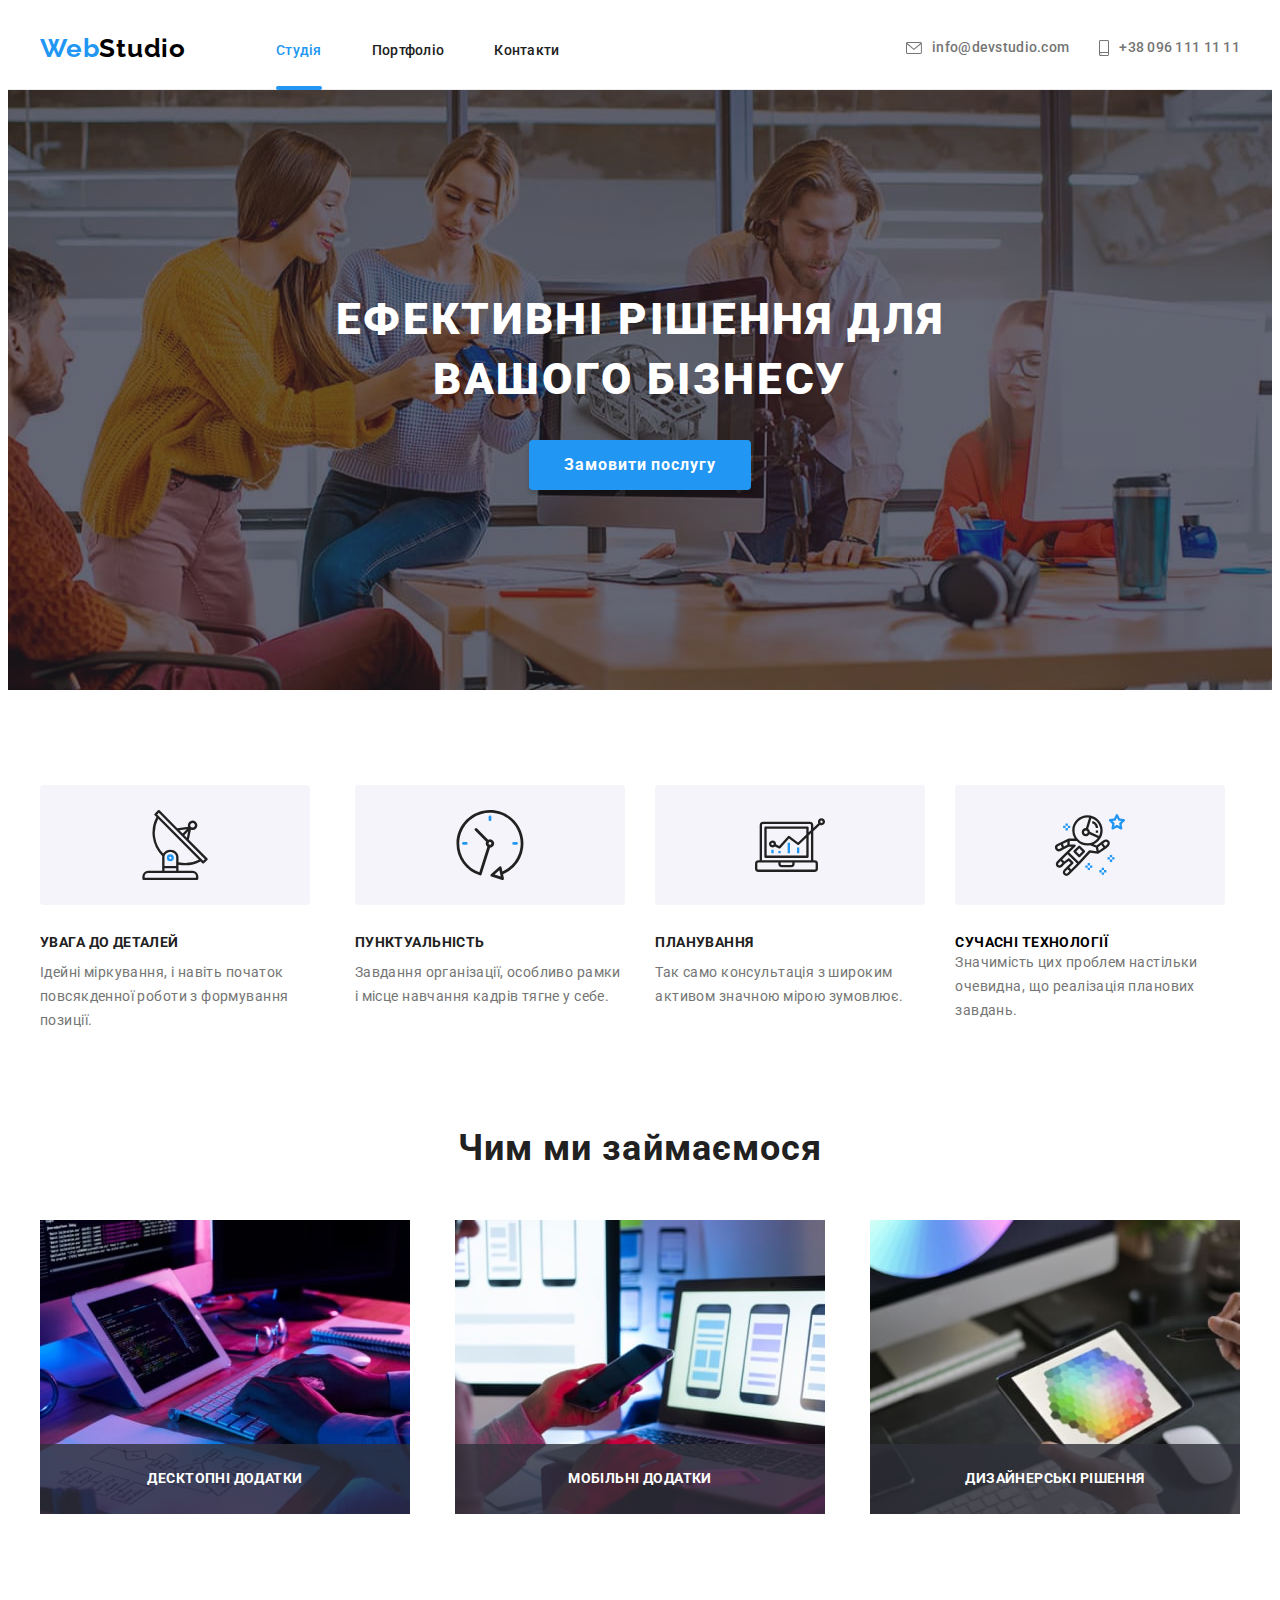
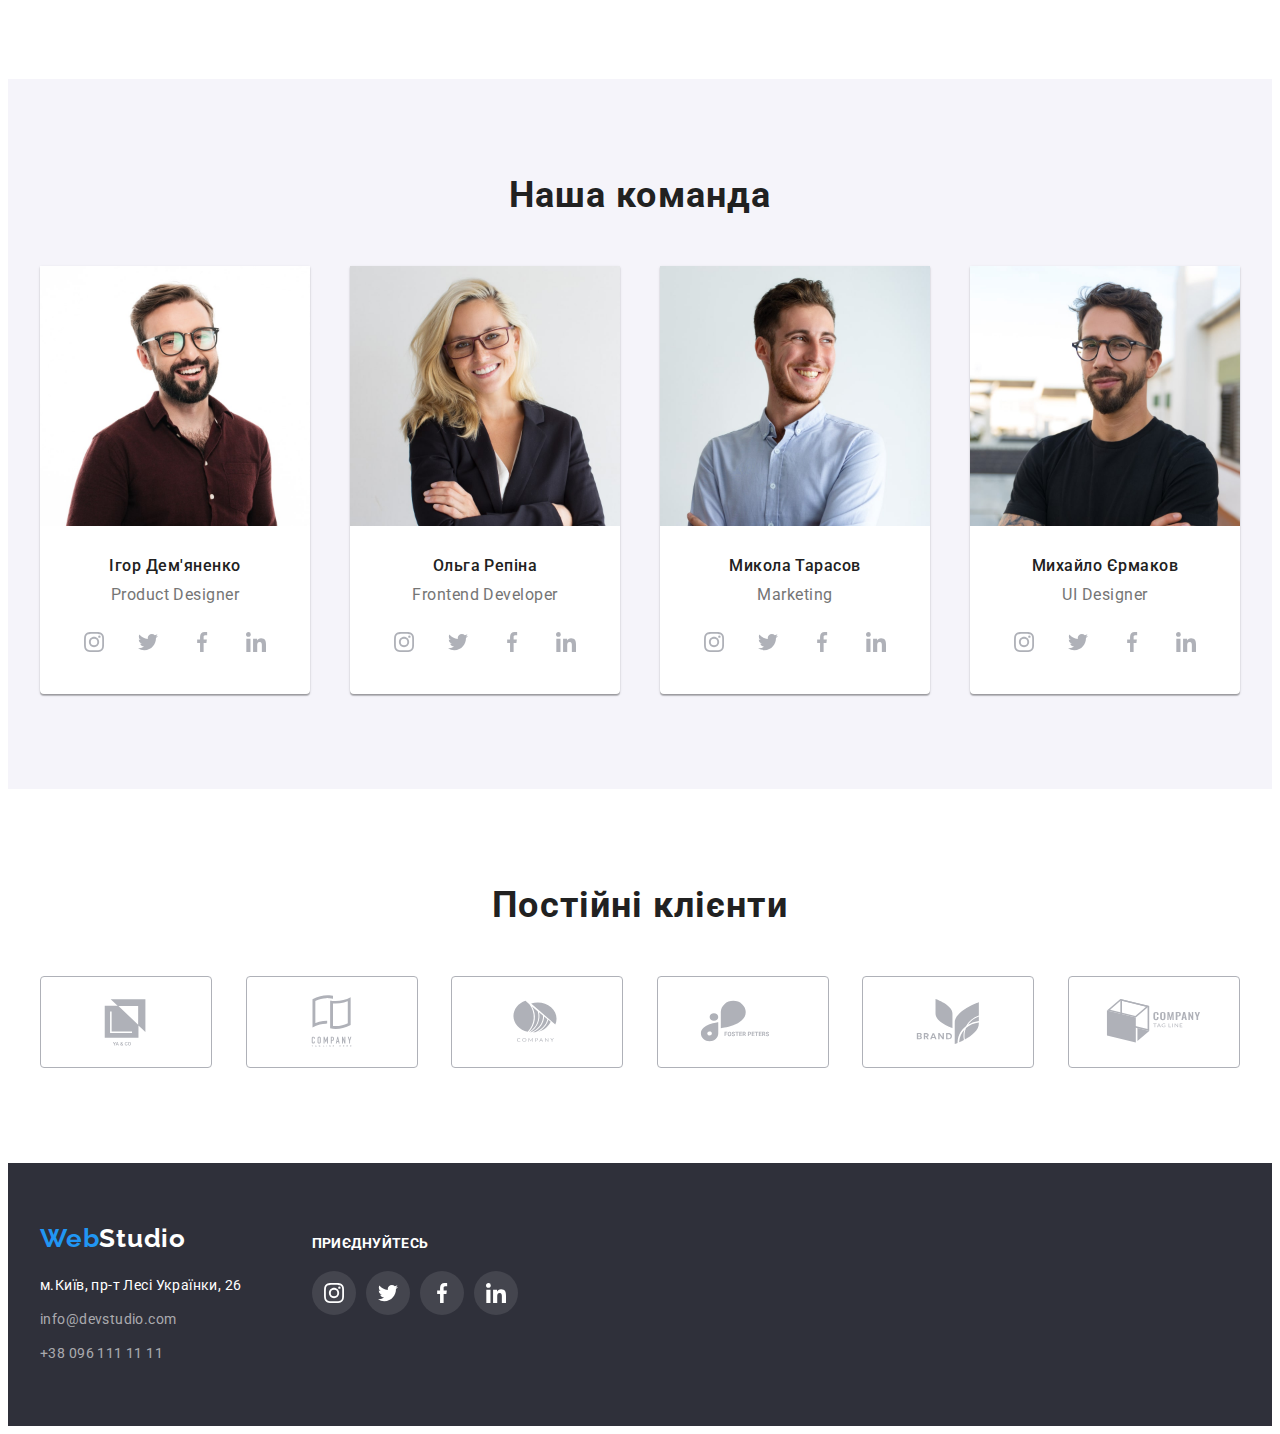
<file: index.html>
<!DOCTYPE html>
<html lang="uk">
  <head>
    <meta charset="UTF-8" />
    <meta http-equiv="X-UA-Compatible" content="IE=edge" />
    <meta name="viewport" content="width=device-width, initial-scale=1.0" />
    <title>WebStudio</title>
    <link rel="preconnect" href="https://fonts.googleapis.com" />
    <link rel="preconnect" href="https://fonts.gstatic.com" crossorigin />
    <link
      href="https://fonts.googleapis.com/css2?family=Raleway:wght@700&family=Roboto:wght@400;500;700;900&display=swap"
      rel="stylesheet"
    />
    <link
      rel="stylesheet"
      href="https://cdnjs.cloudflare.com/ajax/libs/modern-normalize/1.1.0/modern-normalize.min.css"
      integrity="sha512-wpPYUAdjBVSE4KJnH1VR1HeZfpl1ub8YT/NKx4PuQ5NmX2tKuGu6U/JRp5y+Y8XG2tV+wKQpNHVUX03MfMFn9Q=="
      crossorigin="anonymous"
      referrerpolicy="no-referrer"
    />
    <link rel="stylesheet" href="css/styles.css" />
  </head>
  <body>
    <header class="header">
      <div class="container header-main-container">
        <nav class="header-container">
          <a class="logo link" href="./index.html"
            >Web<span class="logo-studio-header">Studio</span></a
          >
          <ul class="list conteiner-site-nav">
            <li class="site-nav-effect">
              <a class="link site-nav site-nav-effect-text" href="./index.html"
                >Студія</a
              >
            </li>
            <li>
              <a class="link site-nav" href="./portfolio.html">Портфоліо</a>
            </li>
            <li><a class="link site-nav" href="">Контакти</a></li>
          </ul>
        </nav>
        <ul class="list container-contact-header">
          <li>
            <a
              class="link contacts-header header-conteiner-icon"
              href="mailto:info@devstudio.com"
            >
              <svg class="icon-header-envelope" width="16px" height="12px">
                <use href="./images/logo.svg#icon-envelope"></use></svg
              >info@devstudio.com</a
            >
          </li>
          <li class="header-conteiner-icon">
            <a
              class="link contacts-header header-conteiner-icon"
              href="tel:+380961111111"
            >
              <svg class="icon-header-phone" width="10px" height="16px">
                <use href="./images/logo.svg#icon-smartphone"></use></svg
              >+38 096 111 11 11</a
            >
          </li>
        </ul>
      </div>
    </header>
    <main>
      <section class="hero">
        <div class="container">
          <h1 class="hero-title">Ефективні рішення для вашого бізнесу</h1>
          <button
            class="button button-color-main"
            type="button"
            data-modal-open
          >
            Замовити послугу
          </button>
        </div>
      </section>
      <section class="about-us-text">
        <div class="container">
          <ul class="list about">
            <li>
              <div class="about-icon">
                <svg width="70px" height="70px">
                  <use href="./images/logo.svg#icon-antenna"></use>
                </svg>
              </div>
              <h3 class="text-title text-black">Увага до деталей</h3>
              <p class="text">
                Ідейні міркування, і навіть початок повсякденної роботи з
                формування позиції.
              </p>
            </li>
            <li>
              <div class="about-icon">
                <svg width="70px" height="70px">
                  <use href="./images/logo.svg#icon-clock"></use>
                </svg>
              </div>
              <h3 class="text-title text-black">Пунктуальність</h3>
              <p class="text">
                Завдання організації, особливо рамки і місце навчання кадрів
                тягне у себе.
              </p>
            </li>
            <li>
              <div class="about-icon">
                <svg width="70px" height="70px">
                  <use href="./images/logo.svg#icon-diagram"></use>
                </svg>
              </div>
              <h3 class="text-title text-black">Планування</h3>
              <p class="text">
                Так само консультація з широким активом значною мірою зумовлює.
              </p>
            </li>
            <li>
              <div class="about-icon">
                <svg width="70px" height="70px">
                  <use href="./images/logo.svg#icon-astronaut"></use>
                </svg>
              </div>
              <h3 class="text-title">Сучасні технології</h3>
              <p class="text">
                Значимість цих проблем настільки очевидна, що реалізація
                планових завдань.
              </p>
            </li>
          </ul>
        </div>
      </section>
      <section class="about-us-img">
        <div class="container">
          <h2 class="pre-title">Чим ми займаємося</h2>
          <ul class="list about about-container">
            <li>
              <img
                src="./images/in_work1.jpg"
                alt="Ми працюємо"
                width="370"
                height="295"
              />
              <div class="text-title-box">
                <p class="text-title text-white">Десктопні додатки</p>
              </div>
            </li>
            <li>
              <img
                src="./images/in_work2.jpg"
                alt="Ми працюємо"
                width="370"
                height="295"
              />
              <div class="text-title-box">
                <p class="text-title text-white">Мобільні додатки</p>
              </div>
            </li>
            <li>
              <img
                src="./images/in_work3.jpg"
                alt="Ми працюємо"
                width="370"
                height="295"
              />
              <div class="text-title-box">
                <p class="text-title text-white">Дизайнерські рішення</p>
              </div>
            </li>
          </ul>
        </div>
      </section>
      <section class="team">
        <div class="container">
          <h2 class="pre-title">Наша команда</h2>
          <ul class="list about">
            <li class="team-container">
              <img
                src="./images/person1.jpg"
                alt="Ігор Дем'яненко"
                width="270"
                height="260"
              />
              <h3 class="name">Ігор Дем'яненко</h3>
              <p class="job-title">Product Designer</p>
              <ul class="list icon-conteiner">
                <li>
                  <a class="link icon-soc icon-team" href="">
                    <svg width="20px" height="20px">
                      <use href="./images/logo.svg#icon-instagram"></use>
                    </svg>
                  </a>
                </li>
                <li>
                  <a class="link icon-soc icon-team" href="">
                    <svg width="20px" height="20px">
                      <use href="./images/logo.svg#icon-twitter"></use>
                    </svg>
                  </a>
                </li>
                <li>
                  <a class="link icon-soc icon-team" href="">
                    <svg width="20px" height="20px">
                      <use href="./images/logo.svg#icon-facebook"></use>
                    </svg>
                  </a>
                </li>
                <li>
                  <a class="link icon-soc icon-team" href="">
                    <svg width="20px" height="20px">
                      <use href="./images/logo.svg#icon-linkedin"></use>
                    </svg>
                  </a>
                </li>
              </ul>
            </li>
            <li class="team-container">
              <img
                src="./images/person2.jpg"
                alt="Ольга Репіна"
                width="270"
                height="260"
              />
              <h3 class="name">Ольга Репіна</h3>
              <p class="job-title">Frontend Developer</p>
              <ul class="list icon-conteiner">
                <li>
                  <a class="link icon-soc icon-team" href="">
                    <svg width="20px" height="20px">
                      <use href="./images/logo.svg#icon-instagram"></use>
                    </svg>
                  </a>
                </li>
                <li>
                  <a class="link icon-soc icon-team" href="">
                    <svg width="20px" height="20px">
                      <use href="./images/logo.svg#icon-twitter"></use>
                    </svg>
                  </a>
                </li>
                <li>
                  <a class="link icon-soc icon-team" href="">
                    <svg width="20px" height="20px">
                      <use href="./images/logo.svg#icon-facebook"></use>
                    </svg>
                  </a>
                </li>
                <li>
                  <a class="link icon-soc icon-team" href="">
                    <svg width="20px" height="20px">
                      <use href="./images/logo.svg#icon-linkedin"></use>
                    </svg>
                  </a>
                </li>
              </ul>
            </li>
            <li class="team-container">
              <img
                src="./images/person3.jpg"
                alt="Микола Тарасов"
                width="270"
                height="260"
              />
              <h3 class="name">Микола Тарасов</h3>
              <p class="job-title">Marketing</p>
              <ul class="list icon-conteiner">
                <li>
                  <a class="link icon-soc icon-team" href="">
                    <svg width="20px" height="20px">
                      <use href="./images/logo.svg#icon-instagram"></use>
                    </svg>
                  </a>
                </li>
                <li>
                  <a class="link icon-soc icon-team" href="">
                    <svg width="20px" height="20px">
                      <use href="./images/logo.svg#icon-twitter"></use>
                    </svg>
                  </a>
                </li>
                <li>
                  <a class="link icon-soc icon-team" href="">
                    <svg width="20px" height="20px">
                      <use href="./images/logo.svg#icon-facebook"></use>
                    </svg>
                  </a>
                </li>
                <li>
                  <a class="link icon-soc icon-team" href="">
                    <svg width="20px" height="20px">
                      <use href="./images/logo.svg#icon-linkedin"></use>
                    </svg>
                  </a>
                </li>
              </ul>
            </li>
            <li class="team-container">
              <img
                src="./images/person4.jpg"
                alt="Михайло Єрмаков"
                width="270"
                height="260"
              />
              <h3 class="name">Михайло Єрмаков</h3>
              <p class="job-title">UI Designer</p>
              <ul class="list icon-conteiner">
                <li>
                  <a class="link icon-soc icon-team" href="">
                    <svg width="20px" height="20px">
                      <use href="./images/logo.svg#icon-instagram"></use>
                    </svg>
                  </a>
                </li>
                <li>
                  <a class="link icon-soc icon-team" href="">
                    <svg width="20px" height="20px">
                      <use href="./images/logo.svg#icon-twitter"></use>
                    </svg>
                  </a>
                </li>
                <li>
                  <a class="link icon-soc icon-team" href="">
                    <svg width="20px" height="20px">
                      <use href="./images/logo.svg#icon-facebook"></use>
                    </svg>
                  </a>
                </li>
                <li>
                  <a class="link icon-soc icon-team" href="">
                    <svg width="20px" height="20px">
                      <use href="./images/logo.svg#icon-linkedin"></use>
                    </svg>
                  </a>
                </li>
              </ul>
            </li>
          </ul>
        </div>
      </section>
      <section class="clients-container">
        <div class="container">
          <h3 class="pre-title">Постійні клієнти</h3>
          <ul class="list about">
            <li>
              <a class="clients-item link clients-logo" href="">
                <svg width="106px" height="60px">
                  <use href="./images/logo.svg#icon-Logo1"></use></svg
              ></a>
            </li>
            <li>
              <a class="clients-item link clients-logo" href="">
                <svg width="106px" height="60px">
                  <use href="./images/logo.svg#icon-Logo2"></use></svg
              ></a>
            </li>
            <li>
              <a class="clients-item link clients-logo" href="">
                <svg width="106px" height="60px">
                  <use href="./images/logo.svg#icon-Logo3"></use></svg
              ></a>
            </li>
            <li>
              <a class="clients-item link clients-logo" href="">
                <svg width="106px" height="60px">
                  <use href="./images/logo.svg#icon-Logo4"></use></svg
              ></a>
            </li>
            <li>
              <a class="clients-item link clients-logo" href="">
                <svg width="106px" height="60px">
                  <use href="./images/logo.svg#icon-Logo5"></use></svg
              ></a>
            </li>
            <li>
              <a class="clients-item link clients-logo" href="">
                <svg width="106px" height="60px">
                  <use href="./images/logo.svg#icon-Logo6"></use></svg
              ></a>
            </li>
          </ul>
        </div>
      </section>
    </main>
    <footer class="footer">
      <div class="container main-container-footer">
        <div>
          <a class="logo link container-logo-footer" href="./index.html"
            >Web<span class="logo-studio-footer">Studio</span></a
          >
          <address class="link">
            <ul class="list">
              <li class="container-footer-contacts">
                <a
                  class="address-footer link"
                  target="_blank"
                  rel="noopener noreferrer nofollow"
                  href="https://goo.gl/maps/Gvm3JpzEVhX5uXV29"
                  >м.Київ, пр-т Лесі Українки, 26</a
                >
              </li>
              <li class="container-footer-contacts">
                <a class="link contacts-footer" href="mailto:info@devstudio.com"
                  >info@devstudio.com</a
                >
              </li>
              <li class="container-footer-contacts">
                <a class="link contacts-footer" href="tel:+380961111111"
                  >+38 096 111 11 11</a
                >
              </li>
            </ul>
          </address>
        </div>
        <div>
          <h3 class="footer-title">Приєднуйтесь</h3>
          <ul class="list icon-conteiner">
            <li>
              <a class="link icon-soc icon-footer" href="">
                <svg width="20px" height="20px">
                  <use href="./images/logo.svg#icon-instagram"></use>
                </svg>
              </a>
            </li>
            <li>
              <a class="link icon-soc icon-footer" href="">
                <svg width="20px" height="20px">
                  <use href="./images/logo.svg#icon-twitter"></use>
                </svg>
              </a>
            </li>
            <li>
              <a class="link icon-soc icon-footer" href="">
                <svg width="20px" height="20px">
                  <use href="./images/logo.svg#icon-facebook"></use>
                </svg>
              </a>
            </li>
            <li>
              <a class="link icon-soc icon-footer" href="">
                <svg width="20px" height="20px">
                  <use href="./images/logo.svg#icon-linkedin"></use>
                </svg>
              </a>
            </li>
          </ul>
        </div>
      </div>
    </footer>
    <div class="backdrop is-hidden" data-modal>
      <div class="backdrop-modal">
        <button type="button" class="backdrop-button" data-modal-close>
          <svg width="11px" height="11px">
            <use href="./images/logo.svg#icon-Vector"></use>
          </svg>
        </button>
      </div>
    </div>
    <script src="./js/modal.js"></script>
  </body>
</html>
</file>
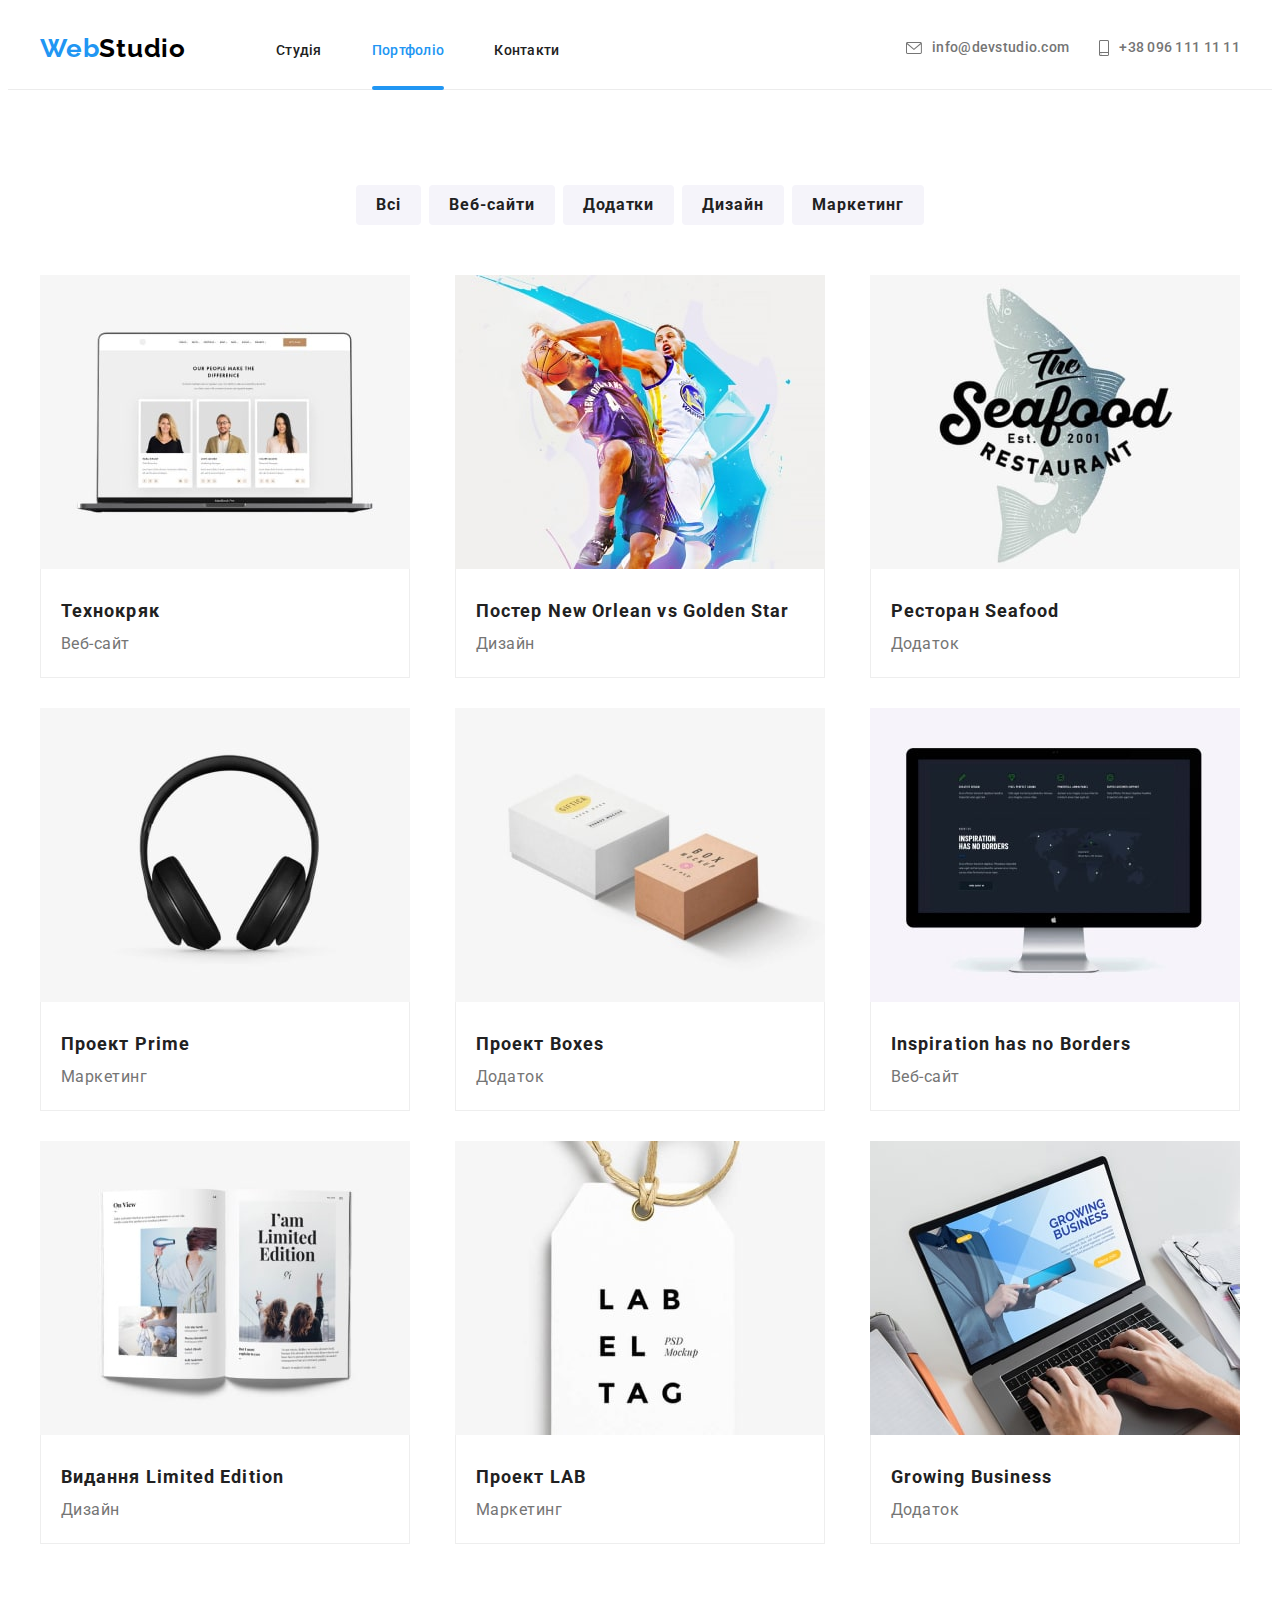
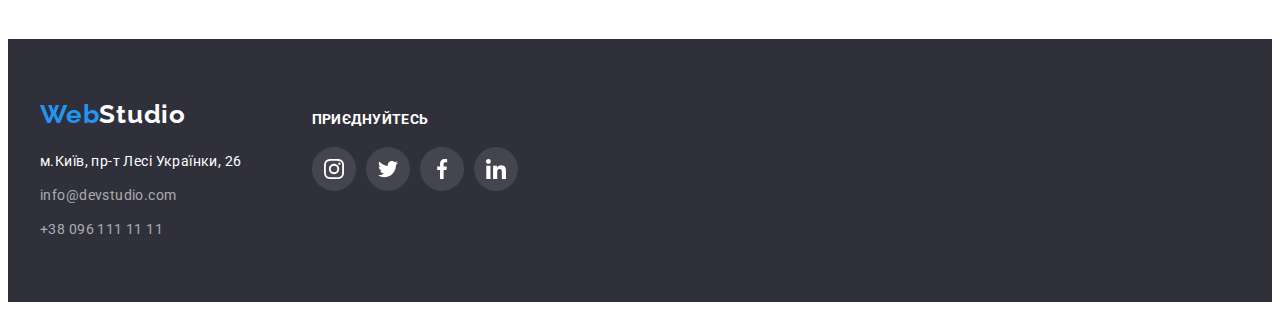
<file: portfolio.html>
<!DOCTYPE html>
<html lang="uk">
  <head>
    <meta charset="UTF-8" />
    <meta http-equiv="X-UA-Compatible" content="IE=edge" />
    <meta name="viewport" content="width=device-width, initial-scale=1.0" />
    <title>Portfolio</title>
    <link rel="preconnect" href="https://fonts.googleapis.com" />
    <link rel="preconnect" href="https://fonts.gstatic.com" crossorigin />
    <link
      href="https://fonts.googleapis.com/css2?family=Raleway:wght@700&family=Roboto:wght@400;500;700;900&display=swap"
      rel="stylesheet"
    />
    <link
      rel="stylesheet"
      href="https://cdnjs.cloudflare.com/ajax/libs/modern-normalize/1.1.0/modern-normalize.min.css"
      integrity="sha512-wpPYUAdjBVSE4KJnH1VR1HeZfpl1ub8YT/NKx4PuQ5NmX2tKuGu6U/JRp5y+Y8XG2tV+wKQpNHVUX03MfMFn9Q=="
      crossorigin="anonymous"
      referrerpolicy="no-referrer"
    />
    <link rel="stylesheet" href="css/styles.css" />
  </head>
  <body>
    <header class="header">
      <div class="container header-main-container">
        <nav class="header-container">
          <a class="logo link" href="./index.html"
            >Web<span class="logo-studio-header">Studio</span></a
          >
          <ul class="list conteiner-site-nav">
            <li><a class="link site-nav" href="./index.html">Студія</a></li>
            <li class="site-nav-effect">
              <a
                class="link site-nav site-nav-effect-text"
                href="./portfolio.html"
                >Портфоліо</a
              >
            </li>
            <li><a class="link site-nav" href="">Контакти</a></li>
          </ul>
        </nav>
        <ul class="list container-contact-header">
          <li>
            <a
              class="link contacts-header header-conteiner-icon"
              href="mailto:info@devstudio.com"
            >
              <svg class="icon-header-envelope" width="16px" height="12px">
                <use href="./images/logo.svg#icon-envelope"></use></svg
              >info@devstudio.com</a
            >
          </li>
          <li class="header-conteiner-icon">
            <a
              class="link contacts-header header-conteiner-icon"
              href="tel:+380961111111"
            >
              <svg class="icon-header-phone" width="10px" height="16px">
                <use href="./images/logo.svg#icon-smartphone"></use></svg
              >+38 096 111 11 11</a
            >
          </li>
        </ul>
      </div>
    </header>
    <main>
      <section>
        <div class="container main-container-portfolio">
          <ul class="list conteiner-button">
            <li>
              <button type="button" class="button button-color-portfolio">
                Всі
              </button>
            </li>
            <li>
              <button type="button" class="button button-color-portfolio">
                Веб-сайти
              </button>
            </li>
            <li>
              <button type="button" class="button button-color-portfolio">
                Додатки
              </button>
            </li>
            <li>
              <button type="button" class="button button-color-portfolio">
                Дизайн
              </button>
            </li>
            <li>
              <button type="button" class="button button-color-portfolio">
                Маркетинг
              </button>
            </li>
          </ul>
          <ul class="list conteiner-portfolio">
            <li>
              <a href="" class="link portfolio-item">
                <div class="portfolio-window">
                  <img
                    src="./images/portfolio1.jpg"
                    alt="Веб-сайт"
                    width="370"
                    height="295"
                  />
                  <p class="portfolio-text">
                    Ресурс пропонує комплексні пропозиції з різним рівнем
                    функціоналу та сервісів. Все це дозволить відвідувачу
                    отримати вичерпні відомості про компанію чи приватну особу.
                  </p>
                </div>
                <div class="portfolio-border">
                  <h3 class="portfolio-title">Технокряк</h3>
                  <p class="portfolio-pre-title">Веб-сайт</p>
                </div>
              </a>
            </li>
            <li>
              <a class="link portfolio-item" href="">
                <div class="portfolio-window">
                  <img
                    src="./images/portfolio2.jpg"
                    alt="Дизайн"
                    width="370"
                    height="295"
                  />
                  <p class="portfolio-text">
                    Ресурс пропонує комплексні пропозиції з різним рівнем
                    функціоналу та сервісів. Все це дозволить відвідувачу
                    отримати вичерпні відомості про компанію чи приватну особу.
                  </p>
                </div>
                <div class="portfolio-border">
                  <h3 class="portfolio-title">
                    Постер New Orlean vs Golden Star
                  </h3>
                  <p class="portfolio-pre-title">Дизайн</p>
                </div>
              </a>
            </li>
            <li>
              <a class="link portfolio-item" href="">
                <div class="portfolio-window">
                  <img
                    src="./images/portfolio3.jpg"
                    alt="Додаток"
                    width="370"
                    height="295"
                  />
                  <p class="portfolio-text">
                    Ресурс пропонує комплексні пропозиції з різним рівнем
                    функціоналу та сервісів. Все це дозволить відвідувачу
                    отримати вичерпні відомості про компанію чи приватну особу.
                  </p>
                </div>
                <div class="portfolio-border">
                  <h3 class="portfolio-title">Ресторан Seafood</h3>
                  <p class="portfolio-pre-title">Додаток</p>
                </div>
              </a>
            </li>
            <li>
              <a href="" class="link portfolio-item">
                <div class="portfolio-window">
                  <img
                    src="./images/portfolio4.jpg"
                    alt="Маркетинг"
                    width="370"
                    height="295"
                  />
                  <p class="portfolio-text">
                    Ресурс пропонує комплексні пропозиції з різним рівнем
                    функціоналу та сервісів. Все це дозволить відвідувачу
                    отримати вичерпні відомості про компанію чи приватну особу.
                  </p>
                </div>
                <div class="portfolio-border">
                  <h3 class="portfolio-title">Проект Prime</h3>
                  <p class="portfolio-pre-title">Маркетинг</p>
                </div>
              </a>
            </li>
            <li>
              <a href="" class="link portfolio-item">
                <div class="portfolio-window">
                  <img
                    src="./images/portfolio5.jpg"
                    alt="Додаток"
                    width="370"
                    height="295"
                  />
                  <p class="portfolio-text">
                    Ресурс пропонує комплексні пропозиції з різним рівнем
                    функціоналу та сервісів. Все це дозволить відвідувачу
                    отримати вичерпні відомості про компанію чи приватну особу.
                  </p>
                </div>
                <div class="portfolio-border">
                  <h3 class="portfolio-title">Проект Boxes</h3>
                  <p class="portfolio-pre-title">Додаток</p>
                </div>
              </a>
            </li>
            <li>
              <a href="" class="link portfolio-item">
                <div class="portfolio-window">
                  <img
                    src="./images/portfolio6.jpg"
                    alt="Веб-сайт"
                    width="370"
                    height="295"
                  />
                  <p class="portfolio-text">
                    Ресурс пропонує комплексні пропозиції з різним рівнем
                    функціоналу та сервісів. Все це дозволить відвідувачу
                    отримати вичерпні відомості про компанію чи приватну особу.
                  </p>
                </div>
                <div class="portfolio-border">
                  <h3 class="portfolio-title">Inspiration has no Borders</h3>
                  <p class="portfolio-pre-title">Веб-сайт</p>
                </div>
              </a>
            </li>
            <li>
              <a href="" class="link portfolio-item">
                <div class="portfolio-window">
                  <img
                    src="./images/portfolio7.jpg"
                    alt="Дизайн"
                    width="370"
                    height="295"
                  />
                  <p class="portfolio-text">
                    Ресурс пропонує комплексні пропозиції з різним рівнем
                    функціоналу та сервісів. Все це дозволить відвідувачу
                    отримати вичерпні відомості про компанію чи приватну особу.
                  </p>
                </div>
                <div class="portfolio-border">
                  <h3 class="portfolio-title">Видання Limited Edition</h3>
                  <p class="portfolio-pre-title">Дизайн</p>
                </div>
              </a>
            </li>
            <li>
              <a href="" class="link portfolio-item">
                <div class="portfolio-window">
                  <img
                    src="./images/portfolio8.jpg"
                    alt="Маркетинг"
                    width="370"
                    height="295"
                  />
                  <p class="portfolio-text">
                    Ресурс пропонує комплексні пропозиції з різним рівнем
                    функціоналу та сервісів. Все це дозволить відвідувачу
                    отримати вичерпні відомості про компанію чи приватну особу.
                  </p>
                </div>
                <div class="portfolio-border">
                  <h3 class="portfolio-title">Проект LAB</h3>
                  <p class="portfolio-pre-title">Маркетинг</p>
                </div>
              </a>
            </li>
            <li>
              <a href="" class="link portfolio-item">
                <div class="portfolio-window">
                  <img
                    src="./images/portfolio9.jpg"
                    alt="Додаток"
                    width="370"
                    height="295"
                  />
                  <p class="portfolio-text">
                    Ресурс пропонує комплексні пропозиції з різним рівнем
                    функціоналу та сервісів. Все це дозволить відвідувачу
                    отримати вичерпні відомості про компанію чи приватну особу.
                  </p>
                </div>
                <div class="portfolio-border">
                  <h3 class="portfolio-title">Growing Business</h3>
                  <p class="portfolio-pre-title">Додаток</p>
                </div>
              </a>
            </li>
          </ul>
        </div>
      </section>
    </main>
    <footer class="footer">
      <div class="container main-container-footer">
        <div>
          <a class="logo link container-logo-footer" href="./index.html"
            >Web<span class="logo-studio-footer">Studio</span></a
          >
          <address class="link">
            <ul class="list">
              <li class="container-footer-contacts">
                <a
                  class="address-footer link"
                  target="_blank"
                  rel="noopener noreferrer nofollow"
                  href="https://goo.gl/maps/Gvm3JpzEVhX5uXV29"
                  >м.Київ, пр-т Лесі Українки, 26</a
                >
              </li>
              <li class="container-footer-contacts">
                <a class="link contacts-footer" href="mailto:info@devstudio.com"
                  >info@devstudio.com</a
                >
              </li>
              <li class="container-footer-contacts">
                <a class="link contacts-footer" href="tel:+380961111111"
                  >+38 096 111 11 11</a
                >
              </li>
            </ul>
          </address>
        </div>
        <div>
          <h3 class="footer-title">Приєднуйтесь</h3>
          <ul class="list icon-conteiner">
            <li>
              <a class="link icon-soc icon-footer" href="">
                <svg width="20px" height="20px">
                  <use href="./images/logo.svg#icon-instagram"></use>
                </svg>
              </a>
            </li>
            <li>
              <a class="link icon-soc icon-footer" href="">
                <svg width="20px" height="20px">
                  <use href="./images/logo.svg#icon-twitter"></use>
                </svg>
              </a>
            </li>
            <li>
              <a class="link icon-soc icon-footer" href="">
                <svg width="20px" height="20px">
                  <use href="./images/logo.svg#icon-facebook"></use>
                </svg>
              </a>
            </li>
            <li>
              <a class="link icon-soc icon-footer" href="">
                <svg width="20px" height="20px">
                  <use href="./images/logo.svg#icon-linkedin"></use>
                </svg>
              </a>
            </li>
          </ul>
        </div>
      </div>
    </footer>
  </body>
</html>
</file>
<file: css/styles.css>
body {
  font-family: "roboto", sans-serif;
  background: #ffffff;
}
p,
h1,
h2,
h3,
h4,
h5,
h6 {
  margin: 0;
}
ul {
  margin: 0;
  padding-left: 0;
}
button {
  cursor: pointer;
  border: none;
  font-family: inherit;
}
address {
  font-style: normal;
}
img {
  display: block;
  max-width: 100%;
  height: auto;
}
.container {
  width: 1200px;
  padding-left: 15px;
  padding-right: 15px;
  margin: 0 auto;
}
.list {
  list-style: none;
}
.link {
  text-decoration: none;
}
.about {
  display: flex;
  justify-content: space-between;
  column-gap: 30px;
}
:root {
  --title-color: #212121;
}
:root {
  --text-colore: #757575;
}
:root {
  --main-colore: #2196f3;
}

/*---header---*/
.header {
  background: #ffffff;
  border-bottom: 1px solid #ececec;
  padding-top: 25px;
  padding-bottom: 25px;
}
.logo {
  font-family: "raleway";
  font-weight: 700;
  font-size: 26px;
  line-height: 1.19;
  letter-spacing: 0.03em;
  color: var(--main-colore);
}
.logo-studio-header {
  color: #000000;
}
.site-nav {
  font-weight: 500;
  font-size: 14px;
  line-height: 1.14;
  letter-spacing: 0.02em;
  color: var(--title-color);
  transition-property: color;
  transition-duration: 250ms;
  transition-timing-function: cubic-bezier(0.4, 0, 0.2, 1);
  position: relative;
  top: 7px;
}
.site-nav:hover {
  color: var(--main-colore);
}
.site-nav:focus {
  color: var(--main-colore);
}
.site-nav-effect:after {
  content: "";
  display: block;
  height: 4px;
  background-color: var(--main-colore);
  border-radius: 2px;
  position: relative;
  top: 34px;
}
.site-nav-effect-text {
  color: var(--main-colore);
}
.contacts-header {
  font-weight: 500;
  font-size: 14px;
  line-height: 1.14;
  letter-spacing: 0.02em;
  color: var(--text-colore);
  transition-property: color;
  transition-duration: 250ms;
  transition-timing-function: cubic-bezier(0.4, 0, 0.2, 1);
}
.contacts-header:hover {
  color: var(--main-colore);
}
.contacts-header:focus {
  color: var(--main-colore);
}
.header-main-container {
  display: flex;
  justify-content: space-between;
  align-items: center;
}
.header-container {
  display: flex;
}
.conteiner-site-nav {
  display: flex;
  align-items: flex-start;
  column-gap: 50px;
  margin-left: 90px;
}
.container-contact-header {
  display: flex;
  justify-content: flex-end;
  align-items: center;
  column-gap: 30px;
}
.header-conteiner-icon {
  display: flex;
  align-items: center;
  justify-content: center;
}
.icon-header-phone {
  fill: currentColor;
  width: 10px;
  height: 16px;
  margin-right: 10px;
}
.icon-header-envelope {
  fill: currentColor;
  width: 16px;
  height: 12px;
  margin-right: 10px;
}

/*---hero---*/
.hero {
  background: #2f303a;
  padding-top: 200px;
  padding-bottom: 200px;
  background-image: linear-gradient(
      rgba(47, 48, 58, 0.4),
      rgba(47, 48, 58, 0.4)
    ),
    url(../images/bg-image.jpg);
  background-position: center;
  background-repeat: no-repeat;
  max-width: 1600px;
  margin: 0 auto;
}
.hero-title {
  font-weight: 900;
  font-size: 44px;
  line-height: 1.36;
  text-align: center;
  letter-spacing: 0.06em;
  text-transform: uppercase;
  color: #ffffff;
  margin: 0 auto 30px;
  max-width: 700px;
}
.button {
  font-weight: 700;
  font-size: 16px;
  line-height: 1.88;
  display: flex;
  align-items: center;
  text-align: center;
  letter-spacing: 0.06em;
  display: flex;
  align-items: center;
  text-align: center;
  letter-spacing: 0.06em;
}
.button-color-main {
  color: #ffffff;
  background: var(--main-colore);
  box-shadow: 0px 4px 4px rgba(0, 0, 0, 0.15);
  border-radius: 4px;
  margin: 0 auto;
  padding: 10px 35px;
  transition-property: color, background-color;
  transition-duration: 250ms;
  transition-timing-function: cubic-bezier(0.4, 0, 0.2, 1);
}
.button-color-main:hover {
  color: var(--title-color);
  background: #f5f4fa;
}
.button-color-main:focus {
  color: var(--title-color);
  background: #f5f4fa;
}

/*---main---*/
.text-title {
  font-weight: 700;
  font-size: 14px;
  line-height: 1.14;
  letter-spacing: 0.03em;
  text-transform: uppercase;
}
.text-black {
  color: var(--title-color);
  margin-bottom: 10px;
}
.text-white {
  color: #ffffff;
}
.text-title-box {
  background-image: linear-gradient(
    rgba(47, 48, 58, 0.8),
    rgba(47, 48, 58, 0.8)
  );
  height: 70px;
  position: relative;
  top: -70px;
  display: flex;
  align-items: center;
  justify-content: center;
}
.text {
  font-size: 14px;
  line-height: 1.71;
  letter-spacing: 0.03em;
  color: var(--text-colore);
}
.pre-title {
  font-weight: 700;
  font-size: 36px;
  line-height: 1.17;
  text-align: center;
  letter-spacing: 0.03em;
  color: var(--title-color);
  margin-bottom: 50px;
}
.about-us-text {
  padding-top: 95px;
}
.about-us-img {
  padding-top: 95px;
  padding-bottom: 95px;
}
.about-icon {
  display: flex;
  align-items: center;
  justify-content: center;
  background-color: #f5f4fa;
  border-radius: 4px;
  margin-bottom: 30px;
  height: 120px;
  width: 270px;
}

/*---team---*/
.team {
  background: #f5f4fa;
  padding-top: 95px;
  padding-bottom: 95px;
}
.name {
  font-weight: 500;
  font-size: 16px;
  line-height: 1.19;
  text-align: center;
  letter-spacing: 0.03em;
  color: var(--title-color);
  padding-top: 30px;
  margin-bottom: 10px;
}
.job-title {
  font-size: 16px;
  line-height: 1.19;
  text-align: center;
  letter-spacing: 0.03em;
  color: var(--text-colore);
  margin-bottom: 16px;
}
.team-container {
  width: 270px;
  background: #ffffff;
  box-shadow: 0px 1px 3px rgba(0, 0, 0, 0.12), 0px 1px 1px rgba(0, 0, 0, 0.14),
    0px 2px 1px rgba(0, 0, 0, 0.2);
  border-radius: 0px 0px 4px 4px;
}
.icon-conteiner {
  display: flex;
  justify-content: center;
  align-items: center;
  column-gap: 10px;
  padding-bottom: 30px;
}
.icon-soc {
  width: 44px;
  height: 44px;
  display: flex;
  align-items: center;
  justify-content: center;
}
.icon-team {
  fill: #afb1b8;
  transition-property: fill, background-color, border-radius;
  transition-duration: 250ms;
  transition-timing-function: cubic-bezier(0.4, 0, 0.2, 1);
}
.icon-team:hover {
  fill: #ffffff;
  border-radius: 50%;
  background-color: var(--main-colore);
}
.icon-team:focus {
  fill: #ffffff;
  border-radius: 50%;
  background-color: var(--main-colore);
}

/* clients */
.clients-container {
  padding-top: 95px;
  padding-bottom: 95px;
}
.clients-item {
  width: 170px;
  height: 90px;
  border: 1px solid #afb1b8;
  border-radius: 4px;
  fill: #afb1b8;
  display: flex;
  align-items: center;
  justify-content: center;
  transition-property: fill, border-color;
  transition-duration: 250ms;
  transition-timing-function: cubic-bezier(0.4, 0, 0.2, 1);
}
.clients-item:hover {
  border-color: var(--main-colore);
  fill: var(--main-colore);
}
.clients-item:focus {
  border-color: var(--main-colore);
  fill: var(--main-colore);
}
/*---footer---*/
.footer {
  background: #2f303a;
  padding-top: 60px;
  padding-bottom: 60px;
}
.logo-studio-footer {
  color: #ffffff;
}
.address-footer {
  font-size: 14px;
  line-height: 1.71;
  letter-spacing: 0.03em;
  color: #ffffff;
  transition-property: color;
  transition-duration: 250ms;
  transition-timing-function: cubic-bezier(0.4, 0, 0.2, 1);
}
.address-footer:hover {
  color: var(--main-colore);
}
.address-footer:focus {
  color: var(--main-colore);
}
.contacts-footer {
  font-size: 14px;
  line-height: 1.71;
  letter-spacing: 0.03em;
  color: rgba(255, 255, 255, 0.6);
  transition-property: color;
  transition-duration: 250ms;
  transition-timing-function: cubic-bezier(0.4, 0, 0.2, 1);
}
.contacts-footer:hover {
  color: var(--main-colore);
}
.contacts-footer:focus {
  color: var(--main-colore);
}
.container-logo-footer {
  display: block;
  margin-bottom: 20px;
}
.container-footer-contacts {
  margin-bottom: 10px;
}
.container-footer-contacts:last-child {
  margin-bottom: 0px;
}
.footer-title {
  font-weight: 700;
  font-size: 14px;
  line-height: 16px;
  letter-spacing: 0.03em;
  text-transform: uppercase;
  color: #ffffff;
  padding-top: 12px;
  margin-bottom: 20px;
}
.icon-footer {
  fill: #ffffff;
  border-radius: 50%;
  background-color: rgba(255, 255, 255, 0.1);
  transition-property: background-color;
  transition-duration: 250ms;
  transition-timing-function: cubic-bezier(0.4, 0, 0.2, 1);
}
.icon-footer:hover {
  background-color: var(--main-colore);
}
.icon-footer:focus {
  background-color: var(--main-colore);
}
.main-container-footer {
  display: flex;
  justify-content: flex-start;
  column-gap: 70px;
}
/*---portfolio---*/
.button-color-portfolio {
  color: var(--title-color);
  background: #f5f4fa;
  border-radius: 4px;
  padding: 5px 20px;
  transition-property: color, background-color, box-shadow;
  transition-duration: 250ms;
  transition-timing-function: cubic-bezier(0.4, 0, 0.2, 1);
}
.button-color-portfolio:hover {
  color: #ffffff;
  background: var(--main-colore);
  box-shadow: 0px 3px 1px rgba(0, 0, 0, 0.1), 0px 1px 2px rgba(0, 0, 0, 0.08),
    0px 2px 2px rgba(0, 0, 0, 0.12);
}
.button-color-portfolio:focus {
  color: #ffffff;
  background: var(--main-colore);
  box-shadow: 0px 3px 1px rgba(0, 0, 0, 0.1), 0px 1px 2px rgba(0, 0, 0, 0.08),
    0px 2px 2px rgba(0, 0, 0, 0.12);
}
.portfolio-title {
  font-weight: 700;
  font-size: 18px;
  line-height: 2;
  letter-spacing: 0.06em;
  color: var(--title-color);
  margin-bottom: 5px;
}
.portfolio-pre-title {
  font-size: 16px;
  line-height: 1.19;
  letter-spacing: 0.03em;
  color: var(--text-colore);
}
.conteiner-button {
  display: flex;
  justify-content: center;
  margin-bottom: 50px;
  column-gap: 8px;
}
.conteiner-portfolio {
  display: flex;
  flex-wrap: wrap;
  justify-content: space-between;
  align-content: space-between;
  row-gap: 30px;
}
.portfolio-border {
  border-left: 1px solid #eeeeee;
  border-right: 1px solid #eeeeee;
  border-bottom: 1px solid #eeeeee;
  padding: 24px 20px;
}
.portfolio-item {
  display: block;
  transition-property: box-shadow;
  transition-duration: 250ms;
  transition-timing-function: cubic-bezier(0.4, 0, 0.2, 1);
}
.portfolio-item:hover {
  box-shadow: 0px 1px 1px rgba(0, 0, 0, 0.12), 0px 4px 4px rgba(0, 0, 0, 0.06),
    1px 4px 6px rgba(0, 0, 0, 0.16);
}
.portfolio-item:hover .portfolio-text {
  transform: translateY(0%);
}
.portfolio-item:focus {
  box-shadow: 0px 1px 1px rgba(0, 0, 0, 0.12), 0px 4px 4px rgba(0, 0, 0, 0.06),
    1px 4px 6px rgba(0, 0, 0, 0.16);
}
.main-container-portfolio {
  padding-top: 95px;
  padding-bottom: 95px;
}
.portfolio-text {
  font-size: 18px;
  line-height: 1.56;
  letter-spacing: 0.03em;
  color: #ffffff;
  height: 100%;
  padding: 63px 24px;
  background-color: rgba(33, 150, 243, 0.9);
  position: absolute;
  top: 0px;
  transform: translateY(101%);
  transition-property: transform;
  transition-duration: 250ms;
  transition-timing-function: cubic-bezier(0.4, 0, 0.2, 1);
}
.portfolio-window {
  position: relative;
  overflow: hidden;
}

/*---modal-window---*/
.backdrop {
  height: 100%;
  width: 100%;
  background-color: rgba(0, 0, 0, 0.2);
  position: fixed;
  top: 0;
  transition: opacity 250ms, visibility 250ms;
}
.backdrop-modal {
  min-height: 580px;
  width: 530px;
  background-color: #ffffff;
  box-shadow: 0px 1px 3px rgba(0, 0, 0, 0.12), 0px 1px 1px rgba(0, 0, 0, 0.14),
    0px 2px 1px rgba(0, 0, 0, 0.2);
  border-radius: 4px;
  position: absolute;
  top: 50%;
  left: 50%;
  transform: translate(-50%, -50%) scale(1);
  transition: transform 250ms linear, min-height 250ms linear;
}
.backdrop-button {
  background-color: transparent;
  border: 1px solid rgba(0, 0, 0, 0.1);
  border-radius: 50%;
  height: 30px;
  width: 30px;
  position: absolute;
  top: 7px;
  right: 8px;
  transition-property: fill;
  transition-duration: 250ms;
  transition-timing-function: cubic-bezier(0.4, 0, 0.2, 1);
}
.backdrop-button:hover {
  fill: var(--main-colore);
}
.backdrop-button:focus {
  fill: var(--main-colore);
}
.is-hidden {
  opacity: 0;
  visibility: hidden;
  pointer-events: none;
}
.backdrop.is-hidden .backdrop-modal {
  transform: translate(-50%, -50%);
  min-height: 0;
}
</file>
